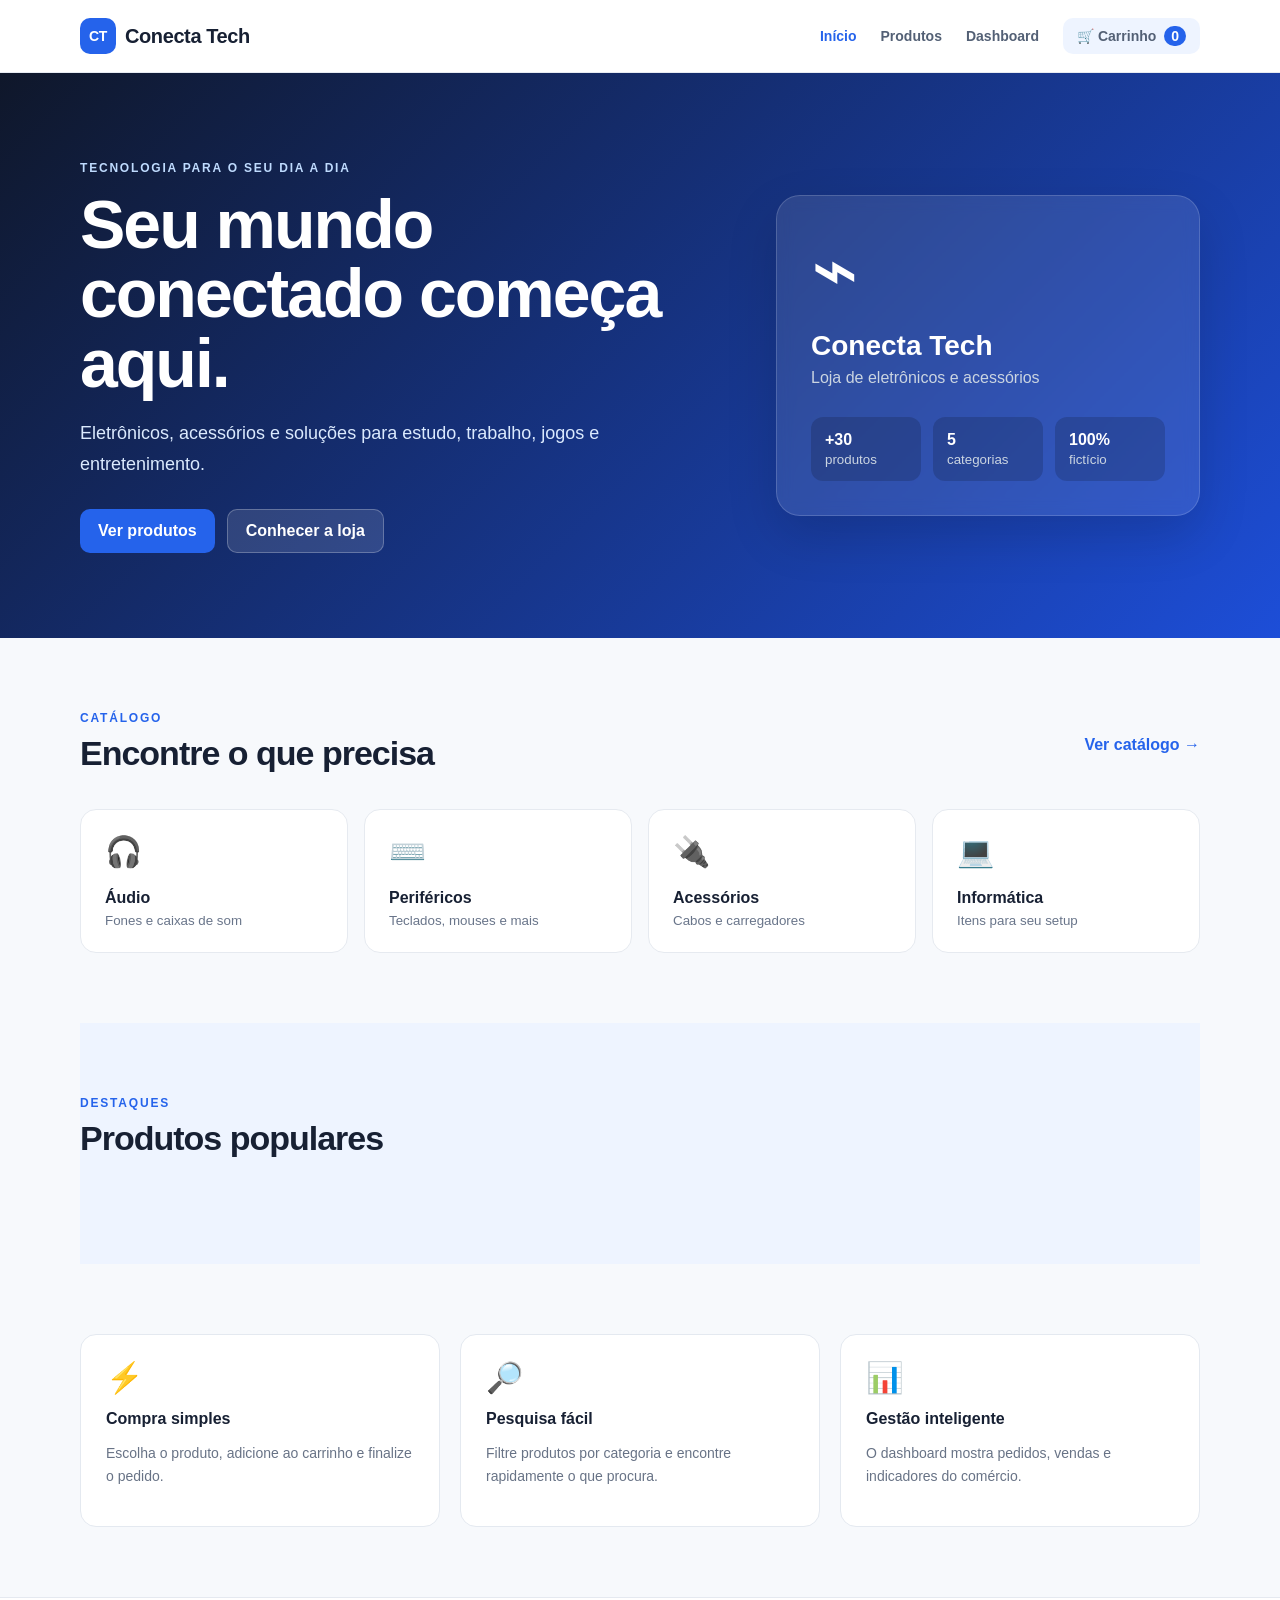
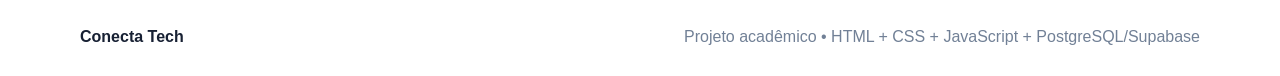
<file: index.html>
<!doctype html>
<html lang="pt-BR">
<head>
<meta charset="utf-8"><meta name="viewport" content="width=device-width,initial-scale=1">
<title>Conecta Tech | Loja de Eletrônicos</title>
<link rel="stylesheet" href="css/style.css">
</head>
<body>
<header class="topbar">
  <nav class="nav wrap">
    <a class="brand" href="index.html"><span>CT</span> Conecta Tech</a>
    <div class="navlinks">
      <a class="active" href="index.html">Início</a>
      <a href="produtos.html">Produtos</a>
      <a href="admin.html">Dashboard</a>
      <a class="cart-link" href="carrinho.html">🛒 Carrinho <b id="cartCount">0</b></a>
    </div>
    <button class="menu-btn" onclick="toggleMenu()">☰</button>
  </nav>
</header>

<section class="hero">
  <div class="wrap hero-grid">
    <div>
      <span class="eyebrow">TECNOLOGIA PARA O SEU DIA A DIA</span>
      <h1>Seu mundo conectado começa aqui.</h1>
      <p>Eletrônicos, acessórios e soluções para estudo, trabalho, jogos e entretenimento.</p>
      <div class="actions">
        <a class="btn" href="produtos.html">Ver produtos</a>
        <a class="btn ghost" href="#destaques">Conhecer a loja</a>
      </div>
    </div>
    <div class="hero-card">
      <div class="hero-icon">⌁</div>
      <strong>Conecta Tech</strong>
      <span>Loja de eletrônicos e acessórios</span>
      <div class="mini-stats"><div><b>+30</b><small>produtos</small></div><div><b>5</b><small>categorias</small></div><div><b>100%</b><small>fictício</small></div></div>
    </div>
  </div>
</section>

<main>
<section class="wrap section" id="destaques">
  <div class="section-head"><div><span class="eyebrow">CATÁLOGO</span><h2>Encontre o que precisa</h2></div><a href="produtos.html" class="text-link">Ver catálogo →</a></div>
  <div class="category-grid">
    <a class="category" href="produtos.html?categoria=1"><span>🎧</span><b>Áudio</b><small>Fones e caixas de som</small></a>
    <a class="category" href="produtos.html?categoria=2"><span>⌨️</span><b>Periféricos</b><small>Teclados, mouses e mais</small></a>
    <a class="category" href="produtos.html?categoria=3"><span>🔌</span><b>Acessórios</b><small>Cabos e carregadores</small></a>
    <a class="category" href="produtos.html?categoria=4"><span>💻</span><b>Informática</b><small>Itens para seu setup</small></a>
  </div>
</section>

<section class="wrap section soft">
  <div class="section-head"><div><span class="eyebrow">DESTAQUES</span><h2>Produtos populares</h2></div></div>
  <div id="featured" class="product-grid"></div>
</section>

<section class="wrap section">
  <div class="benefits">
    <div><span>⚡</span><b>Compra simples</b><p>Escolha o produto, adicione ao carrinho e finalize o pedido.</p></div>
    <div><span>🔎</span><b>Pesquisa fácil</b><p>Filtre produtos por categoria e encontre rapidamente o que procura.</p></div>
    <div><span>📊</span><b>Gestão inteligente</b><p>O dashboard mostra pedidos, vendas e indicadores do comércio.</p></div>
  </div>
</section>
</main>
<footer class="footer"><div class="wrap"><b>Conecta Tech</b><span>Projeto acadêmico • HTML + CSS + JavaScript + PostgreSQL/Supabase</span></div></footer>
<script src="js/app.js"></script><script src="js/home.js"></script>
</body></html>
</file>
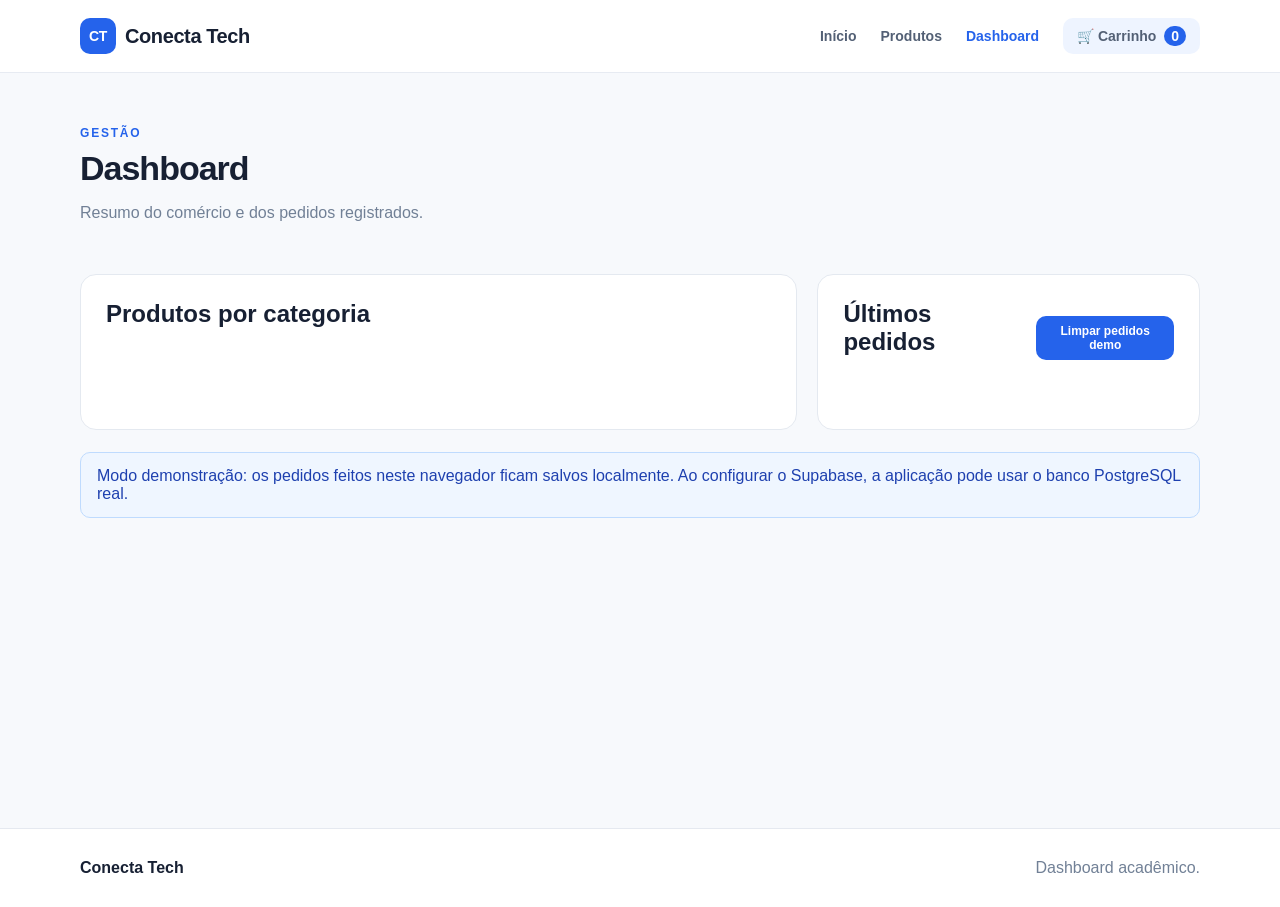
<file: admin.html>
<!doctype html>
<html lang="pt-BR"><head><meta charset="utf-8"><meta name="viewport" content="width=device-width,initial-scale=1">
<title>Dashboard | Conecta Tech</title><link rel="stylesheet" href="css/style.css"></head>
<body>
<header class="topbar"><nav class="nav wrap"><a class="brand" href="index.html"><span>CT</span> Conecta Tech</a><div class="navlinks"><a href="index.html">Início</a><a href="produtos.html">Produtos</a><a class="active" href="admin.html">Dashboard</a><a class="cart-link" href="carrinho.html">🛒 Carrinho <b id="cartCount">0</b></a></div><button class="menu-btn" onclick="toggleMenu()">☰</button></nav></header>
<main class="wrap page"><div class="page-title"><span class="eyebrow">GESTÃO</span><h1>Dashboard</h1><p>Resumo do comércio e dos pedidos registrados.</p></div>
<div id="cards" class="stats-grid"></div>
<div class="admin-grid"><section class="panel"><div class="panel-head"><h2>Produtos por categoria</h2></div><div id="categories"></div></section><section class="panel"><div class="panel-head"><h2>Últimos pedidos</h2><button class="btn small" onclick="clearDemoOrders()">Limpar pedidos demo</button></div><div id="orders"></div></section></div>
<div class="notice">Modo demonstração: os pedidos feitos neste navegador ficam salvos localmente. Ao configurar o Supabase, a aplicação pode usar o banco PostgreSQL real.</div>
</main><footer class="footer"><div class="wrap"><b>Conecta Tech</b><span>Dashboard acadêmico.</span></div></footer>
<script src="js/app.js"></script><script src="js/admin.js"></script>
</body></html>
</file>
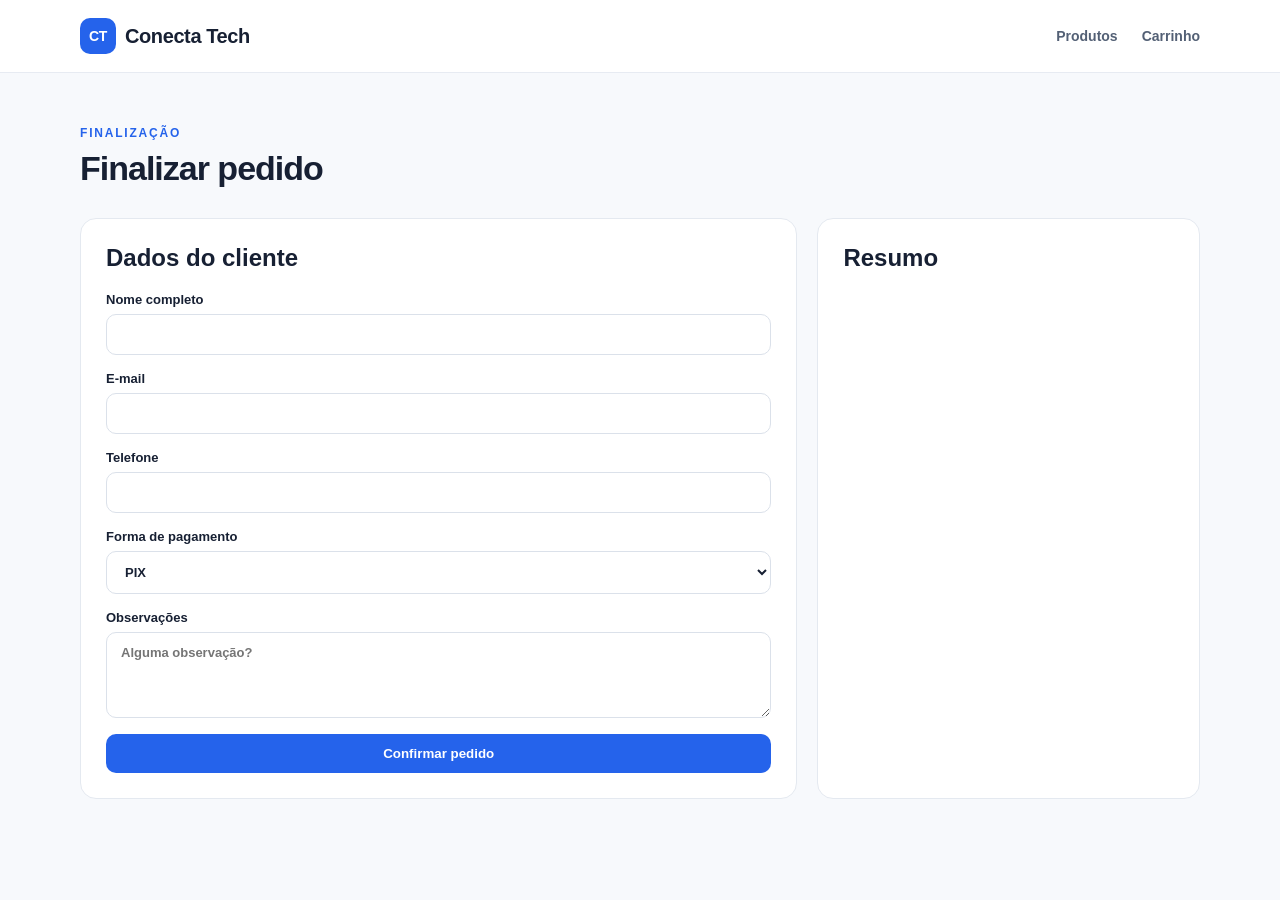
<file: checkout.html>
<!doctype html>
<html lang="pt-BR"><head><meta charset="utf-8"><meta name="viewport" content="width=device-width,initial-scale=1">
<title>Checkout | Conecta Tech</title><link rel="stylesheet" href="css/style.css"></head>
<body>
<header class="topbar"><nav class="nav wrap"><a class="brand" href="index.html"><span>CT</span> Conecta Tech</a><div class="navlinks"><a href="produtos.html">Produtos</a><a href="carrinho.html">Carrinho</a></div></nav></header>
<main class="wrap page"><div class="page-title"><span class="eyebrow">FINALIZAÇÃO</span><h1>Finalizar pedido</h1></div>
<div class="checkout-grid"><section class="panel"><h2>Dados do cliente</h2><form id="form" class="form"><label>Nome completo<input id="nome" required></label><label>E-mail<input id="email" type="email" required></label><label>Telefone<input id="telefone" required></label><label>Forma de pagamento<select id="metodo"><option value="pix">PIX</option><option value="cartao">Cartão</option><option value="dinheiro">Dinheiro</option></select></label><label>Observações<textarea id="obs" rows="4" placeholder="Alguma observação?"></textarea></label><button class="btn" type="submit">Confirmar pedido</button></form><div id="resultado"></div></section><aside class="panel"><h2>Resumo</h2><div id="resumo"></div></aside></div>
</main><script src="js/app.js"></script><script src="js/checkout.js"></script>
</body></html>
</file>
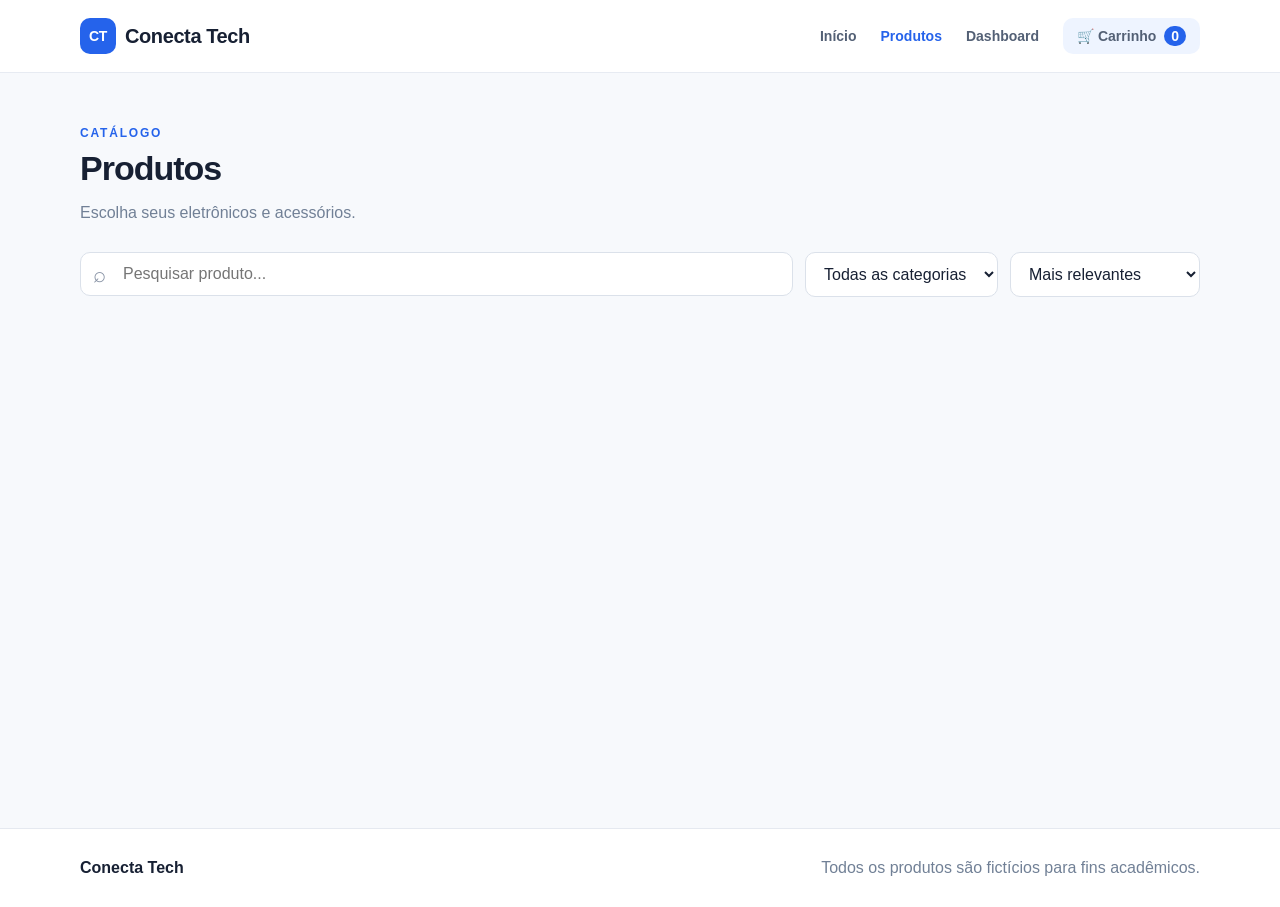
<file: produtos.html>
<!doctype html>
<html lang="pt-BR"><head><meta charset="utf-8"><meta name="viewport" content="width=device-width,initial-scale=1">
<title>Produtos | Conecta Tech</title><link rel="stylesheet" href="css/style.css"></head>
<body>
<header class="topbar"><nav class="nav wrap"><a class="brand" href="index.html"><span>CT</span> Conecta Tech</a>
<div class="navlinks"><a href="index.html">Início</a><a class="active" href="produtos.html">Produtos</a><a href="admin.html">Dashboard</a><a class="cart-link" href="carrinho.html">🛒 Carrinho <b id="cartCount">0</b></a></div><button class="menu-btn" onclick="toggleMenu()">☰</button></nav></header>
<main class="wrap page">
  <div class="page-title"><div><span class="eyebrow">CATÁLOGO</span><h1>Produtos</h1><p>Escolha seus eletrônicos e acessórios.</p></div></div>
  <div class="filters"><div class="search"><span>⌕</span><input id="busca" placeholder="Pesquisar produto..."></div><select id="categoria"><option value="">Todas as categorias</option></select><select id="ordem"><option value="padrao">Mais relevantes</option><option value="menor">Menor preço</option><option value="maior">Maior preço</option></select></div>
  <div id="status" class="notice hidden"></div><div id="produtos" class="product-grid"></div>
</main>
<footer class="footer"><div class="wrap"><b>Conecta Tech</b><span>Todos os produtos são fictícios para fins acadêmicos.</span></div></footer>
<script src="js/app.js"></script><script src="js/produtos.js"></script>
</body></html>
</file>
<file: css/style.css>
*{box-sizing:border-box}html{scroll-behavior:smooth}body{margin:0;font-family:Inter,Segoe UI,Arial,sans-serif;background:#f7f9fc;color:#172033}a{text-decoration:none;color:inherit}.wrap{width:min(1120px,calc(100% - 36px));margin:auto}.topbar{background:#fff;border-bottom:1px solid #e7ebf2;position:sticky;top:0;z-index:20}.nav{min-height:72px;display:flex;align-items:center;justify-content:space-between;gap:25px}.brand{font-size:20px;font-weight:800;letter-spacing:-.4px;display:flex;align-items:center;gap:9px;color:#172033}.brand span{display:grid;place-items:center;width:36px;height:36px;border-radius:10px;background:#2563eb;color:white;font-size:14px}.navlinks{display:flex;align-items:center;gap:24px;font-size:14px;font-weight:600;color:#536075}.navlinks a:hover,.navlinks .active{color:#2563eb}.cart-link{background:#eef4ff;padding:10px 14px;border-radius:10px}.cart-link b{background:#2563eb;color:#fff;border-radius:20px;padding:2px 7px;margin-left:4px}.menu-btn{display:none;border:0;background:none;font-size:25px}.hero{background:linear-gradient(135deg,#0f172a,#1d4ed8);color:white;padding:85px 0}.hero-grid{display:grid;grid-template-columns:1.2fr .8fr;gap:60px;align-items:center}.eyebrow{font-size:12px;font-weight:800;letter-spacing:1.8px;color:#2563eb}.hero .eyebrow{color:#bfdbfe}.hero h1{font-size:clamp(40px,6vw,68px);line-height:1.02;letter-spacing:-2px;margin:14px 0 20px}.hero p{font-size:18px;line-height:1.7;color:#dbeafe;max-width:650px}.actions{display:flex;gap:12px;margin-top:30px}.btn{display:inline-flex;justify-content:center;align-items:center;border:0;border-radius:10px;padding:12px 18px;background:#2563eb;color:#fff;font-weight:800;cursor:pointer;transition:.2s}.btn:hover{transform:translateY(-1px);filter:brightness(1.05)}.btn.ghost{background:rgba(255,255,255,.12);border:1px solid rgba(255,255,255,.25)}.btn.secondary{background:#eef2f7;color:#273348}.btn.danger{background:#fee2e2;color:#b91c1c}.btn.small{padding:8px 11px;font-size:12px}.hero-card{background:rgba(255,255,255,.1);border:1px solid rgba(255,255,255,.16);border-radius:24px;padding:34px;backdrop-filter:blur(8px);box-shadow:0 20px 50px rgba(0,0,0,.15)}.hero-icon{font-size:80px;line-height:1;margin-bottom:20px}.hero-card strong{font-size:28px;display:block}.hero-card>span{display:block;color:#cbd5e1;margin-top:7px}.mini-stats{display:flex;gap:12px;margin-top:30px}.mini-stats div{flex:1;background:rgba(0,0,0,.16);padding:14px;border-radius:12px}.mini-stats b,.mini-stats small{display:block}.mini-stats small{color:#cbd5e1;margin-top:3px}.section{padding:70px 0}.soft{background:#eef4ff}.section-head,.panel-head{display:flex;align-items:center;justify-content:space-between;gap:20px;margin-bottom:28px}.section h2,.page h1{font-size:34px;letter-spacing:-1px;margin:8px 0}.text-link{color:#2563eb;font-weight:800}.category-grid{display:grid;grid-template-columns:repeat(4,1fr);gap:16px}.category{background:#fff;border:1px solid #e6eaf0;border-radius:16px;padding:24px;transition:.2s}.category:hover{transform:translateY(-3px);box-shadow:0 12px 30px rgba(15,23,42,.07)}.category span{font-size:30px;display:block;margin-bottom:20px}.category b,.category small{display:block}.category small{color:#69758a;margin-top:6px}.product-grid{display:grid;grid-template-columns:repeat(4,1fr);gap:18px}.product-card{background:#fff;border:1px solid #e4e9f0;border-radius:16px;overflow:hidden;display:flex;flex-direction:column}.product-img{height:160px;background:linear-gradient(135deg,#eaf1ff,#f7f9fc);display:grid;place-items:center;font-size:60px}.product-body{padding:18px;display:flex;flex-direction:column;flex:1}.product-body h3{margin:0 0 8px;font-size:17px}.product-body p{margin:0 0 16px;color:#667085;font-size:13px;line-height:1.5}.price{font-size:20px;font-weight:900;margin-top:auto}.product-body .btn{margin-top:13px;width:100%}.benefits{display:grid;grid-template-columns:repeat(3,1fr);gap:20px}.benefits>div,.panel{background:#fff;border:1px solid #e4e9f0;border-radius:16px;padding:25px}.benefits span{font-size:30px}.benefits b{display:block;margin-top:15px}.benefits p{color:#687386;line-height:1.6;font-size:14px}.footer{border-top:1px solid #e5e9f0;background:#fff;padding:30px 0;color:#718096}.footer .wrap{display:flex;justify-content:space-between;gap:20px}.page{padding:50px 0 80px;min-height:calc(100vh - 145px)}.page-title{margin-bottom:30px}.page-title p{color:#718096}.filters{display:flex;gap:12px;margin-bottom:25px}.search{position:relative;flex:1}.search span{position:absolute;left:13px;top:10px;font-size:22px;color:#8792a4}.filters input,.filters select,.form input,.form select,.form textarea{border:1px solid #dbe1ea;background:#fff;border-radius:10px;padding:12px 14px;font:inherit;color:#172033;outline:none}.search input{width:100%;padding-left:42px}.filters select{min-width:190px}.filters input:focus,.filters select:focus,.form input:focus,.form select:focus,.form textarea:focus{border-color:#2563eb;box-shadow:0 0 0 3px #dbeafe}.notice{padding:14px 16px;background:#eff6ff;border:1px solid #bfdbfe;border-radius:10px;color:#1e40af;margin:18px 0}.notice.hidden{display:none}.empty{padding:50px;text-align:center;background:#fff;border:1px dashed #cbd5e1;border-radius:16px;color:#718096;grid-column:1/-1}.table-wrap{overflow:auto;background:#fff;border:1px solid #e4e9f0;border-radius:16px}.table{width:100%;border-collapse:collapse;min-width:650px}.table th,.table td{padding:15px;text-align:left;border-bottom:1px solid #edf0f5}.table th{font-size:12px;text-transform:uppercase;color:#718096}.table td{font-size:14px}.qty{display:flex;align-items:center;gap:9px}.qty button{border:1px solid #dbe1ea;background:#fff;border-radius:7px;width:30px;height:30px;cursor:pointer}.cart-layout,.checkout-grid,.admin-grid{display:grid;grid-template-columns:1.5fr .8fr;gap:20px}.summary{background:#fff;border:1px solid #e4e9f0;border-radius:16px;padding:24px;height:max-content}.summary-row{display:flex;justify-content:space-between;padding:10px 0;color:#657187}.summary-total{display:flex;justify-content:space-between;border-top:1px solid #e5e9f0;padding-top:17px;margin-top:10px;font-size:20px;font-weight:900}.form{display:grid;gap:16px}.form label{display:grid;gap:7px;font-size:13px;font-weight:700}.form textarea{resize:vertical}.checkout-grid h2,.panel h2{margin-top:0}.stats-grid{display:grid;grid-template-columns:repeat(4,1fr);gap:16px;margin-bottom:22px}.stat{background:#fff;border:1px solid #e4e9f0;border-radius:16px;padding:20px}.stat span{color:#718096;font-size:13px}.stat b{display:block;font-size:28px;margin-top:7px}.admin-grid{margin-bottom:22px}.bar{margin:15px 0}.bar-head{display:flex;justify-content:space-between;font-size:13px;margin-bottom:7px}.bar-track{height:10px;background:#edf1f7;border-radius:10px;overflow:hidden}.bar-fill{height:100%;background:#2563eb;border-radius:10px}.order{padding:13px 0;border-bottom:1px solid #edf0f5}.order:last-child{border-bottom:0}.order-head{display:flex;justify-content:space-between}.muted{color:#718096;font-size:13px}.status{display:inline-block;border-radius:20px;padding:4px 9px;background:#fef3c7;color:#92400e;font-size:11px;font-weight:800}.toast{position:fixed;right:20px;bottom:20px;background:#172033;color:#fff;padding:13px 17px;border-radius:10px;z-index:50;box-shadow:0 10px 30px #0002}.footer b{color:#172033}@media(max-width:850px){.navlinks{display:none}.menu-btn{display:block}.navlinks.open{display:flex;position:absolute;top:72px;left:0;right:0;background:#fff;padding:18px;flex-direction:column;align-items:flex-start;border-bottom:1px solid #e5e7eb}.hero-grid,.cart-layout,.checkout-grid,.admin-grid{grid-template-columns:1fr}.product-grid{grid-template-columns:repeat(2,1fr)}.category-grid{grid-template-columns:repeat(2,1fr)}.stats-grid{grid-template-columns:repeat(2,1fr)}}@media(max-width:520px){.wrap{width:min(100% - 24px,1120px)}.hero{padding:60px 0}.hero-card{display:none}.product-grid{grid-template-columns:1fr}.category-grid,.benefits,.stats-grid{grid-template-columns:1fr}.filters{flex-direction:column}.filters select{width:100%}.footer .wrap{flex-direction:column}.section{padding:50px 0}}
</file>
